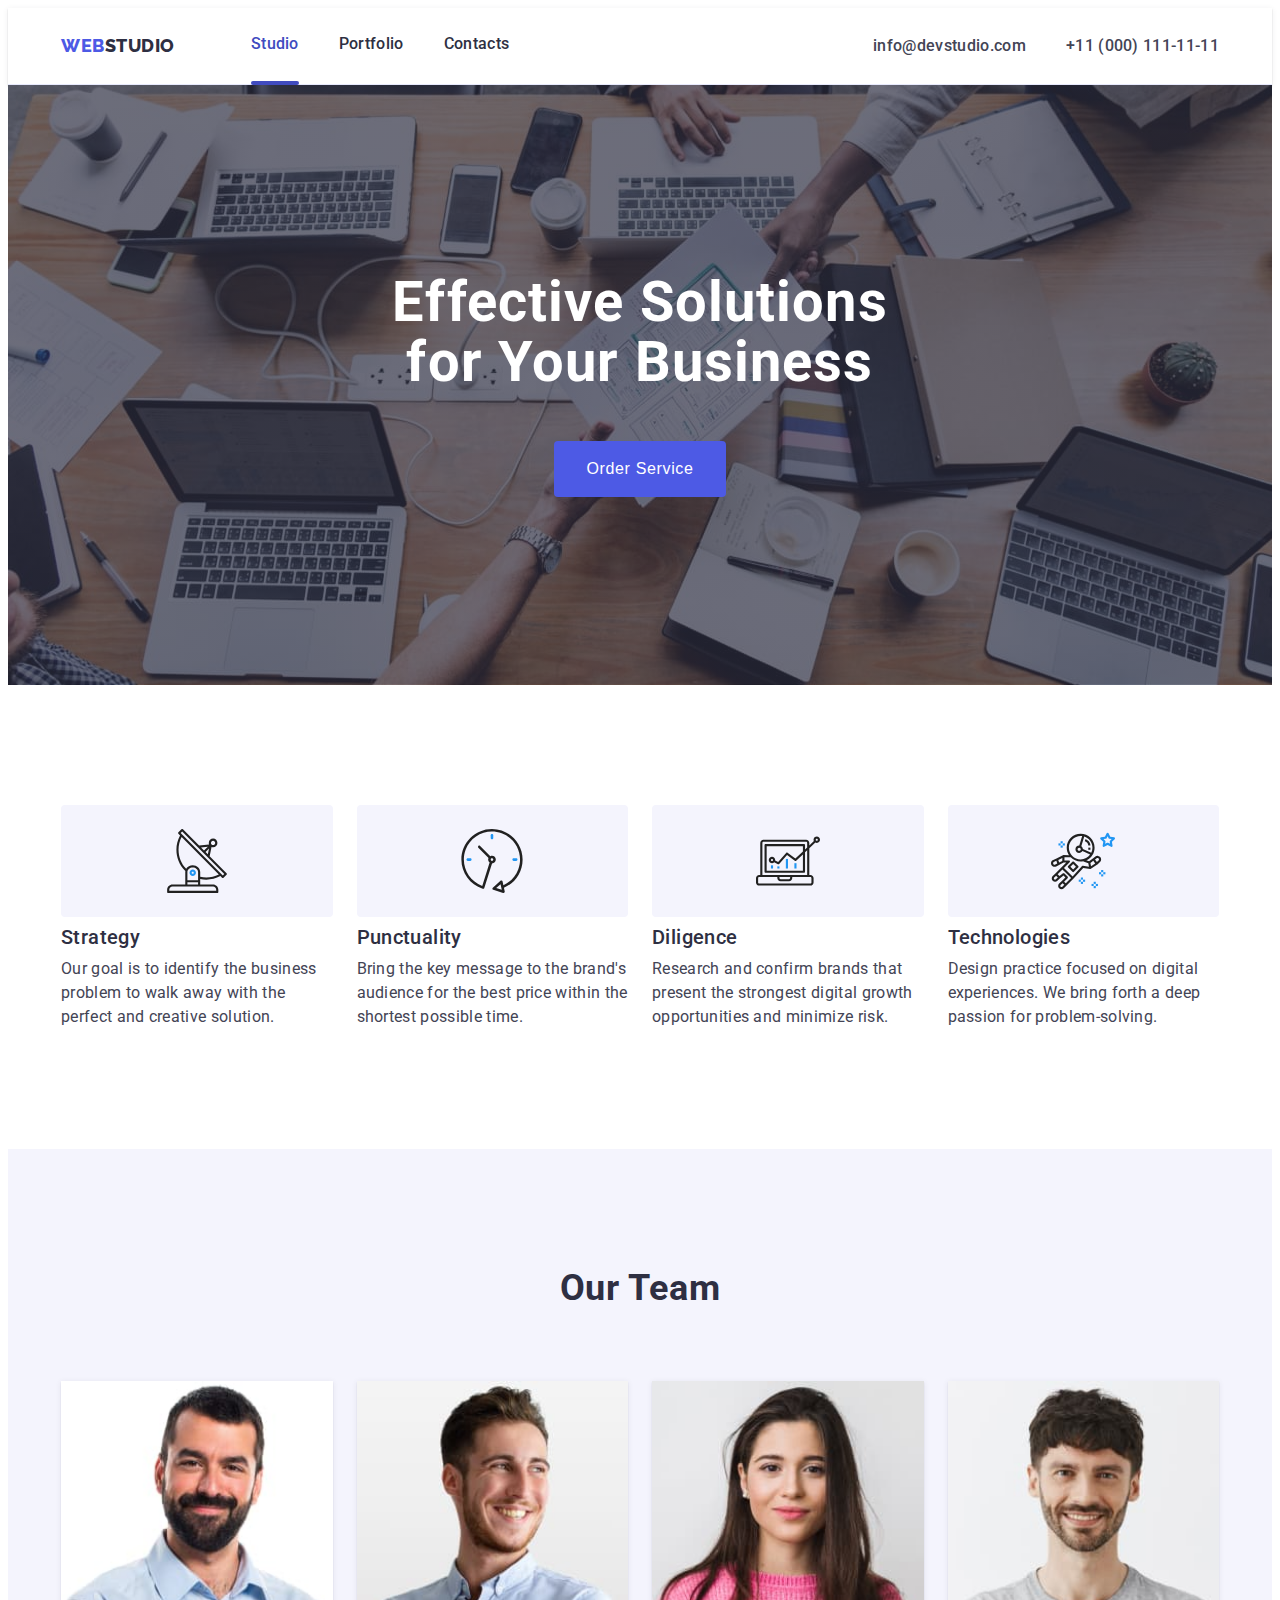
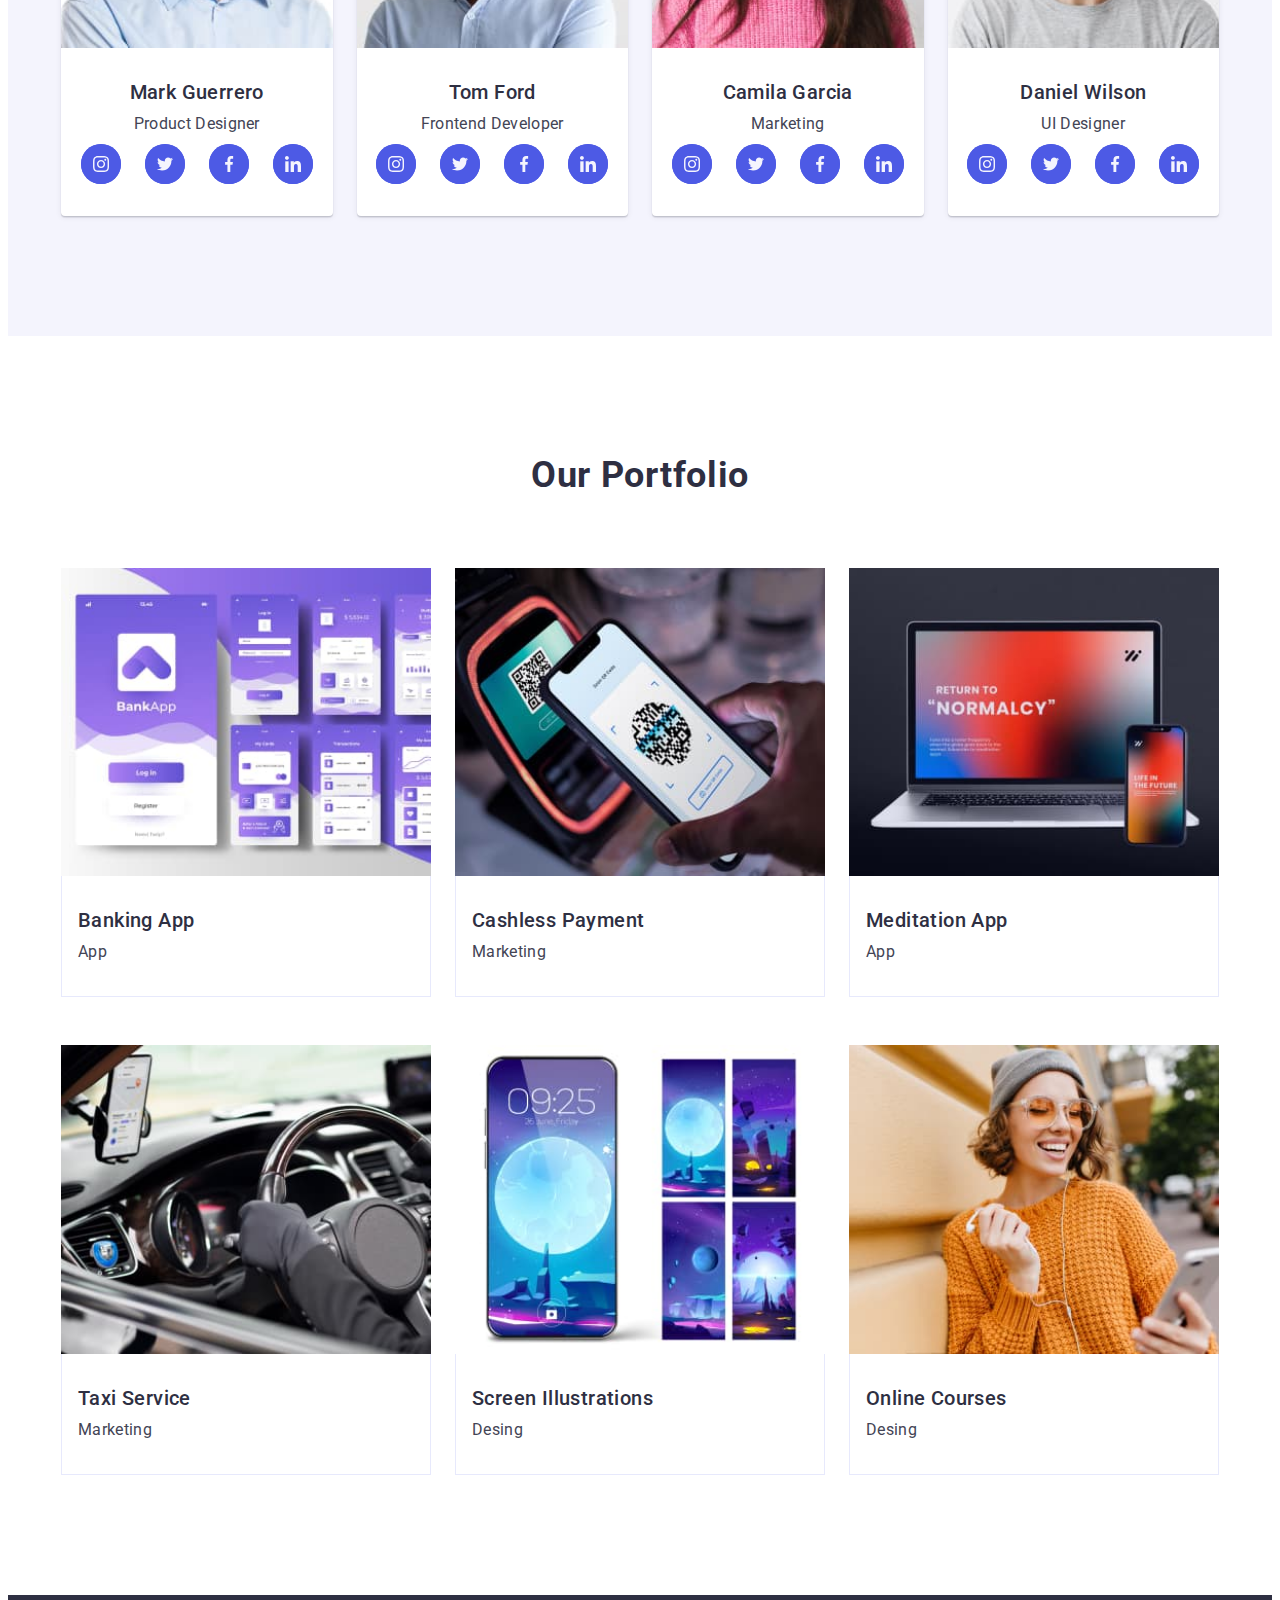
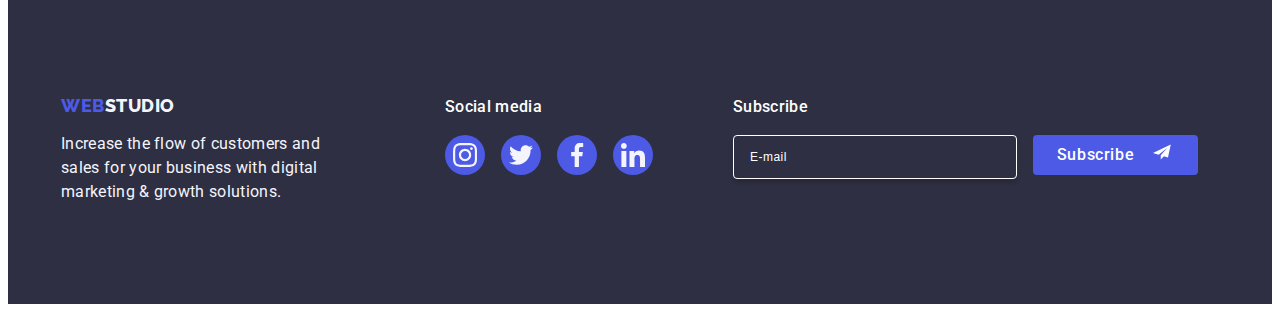
<file: index.html>
<!DOCTYPE html>
<html lang="en">
  <head>
    <meta charset="UTF-8" />
    <meta name="viewport" content="width=device-width, initial-scale=1.0" />
    <title>Main page</title>
    <link
      rel="stylesheet"
      href="https://cdnjs.cloudflare.com/ajax/libs/modern-normalize/2.0.0/modern-normalize.min.css"
      integrity="sha512-4xo8blKMVCiXpTaLzQSLSw3KFOVPWhm/TRtuPVc4WG6kUgjH6J03IBuG7JZPkcWMxJ5huwaBpOpnwYElP/m6wg=="
      crossorigin="anonymous"
      referrerpolicy="no-referrer"
    />
    <link rel="preconnect" href="https://fonts.googleapis.com" />
    <link rel="preconnect" href="https://fonts.gstatic.com" crossorigin />
    <link
      href="https://fonts.googleapis.com/css2?family=Raleway:wght@800&family=Roboto:wght@400;500;700;900&display=swap"
      rel="stylesheet"
    />
    <link rel="stylesheet" href="./css/styles.css" />
    <style>
      body {
        font-family: "Roboto", sans-serif;
      }
      a {
        text-decoration: none;
      }
    </style>
  </head>
  <body>
    <header class="border-header">
      <div class="container all-header">
        <nav class="nav-header">
          <a class="logo" href="#"><span class="logo-web">WEB</span>STUDIO</a>

          <ul class="ul-header">
            <li>
              <a class="link list-ul studio-underline" href="#">Studio</a>
            </li>
            <li>
              <a class="link list-ul portfolio-underline" href="#">Portfolio</a>
            </li>
            <li>
              <a class="link list-ul contacts-underline" href="#">Contacts</a>
            </li>
          </ul>
        </nav>
        <button class="hamburger" id="hamburger">
          <svg class="icon-hamburger" width="16.8" height="14.4">
            <use href="./images/icons.svg#icon-hamburger"></use>
          </svg>
        </button>
        <address>
          <ul class="header-address">
            <li>
              <a class="link contact" href="mailto:info@devstudio.com"
                >info@devstudio.com</a
              >
            </li>
            <li>
              <a class="link contact" href="tel:11(000)1111111"
                >+11 (000) 111-11-11</a
              >
            </li>
          </ul>
        </address>

        <div class="menu mobile" id="menu-mobile">
          <button type="button" class="close-btn">
            <svg class="modal-svg" width="8" height="8">
              <use href="./images/icons.svg#icon-close"></use>
            </svg>
          </button>

          <nav class="nav-header-mobile">
            <ul class="ul-header-mobile">
              <li>
                <a class="link list-ul studio-underline" href="#">Studio</a>
              </li>
              <li>
                <a class="link list-ul portfolio-underline" href="#"
                  >Portfolio</a
                >
              </li>
              <li>
                <a class="link list-ul contacts-underline" href="#">Contacts</a>
              </li>
            </ul>
          </nav>

          <address>
            <ul class="header-address-mobile">
              <li>
                <a class="link contact" href="mailto:info@devstudio.com"
                  >info@devstudio.com</a
                >
              </li>
              <li>
                <a class="link contact" href="tel:11(000)1111111"
                  >+11 (000) 111-11-11</a
                >
              </li>
            </ul>
          </address>

          <ul class="social-media-list sm-mobile">
            <li class="social-media">
              <a class="svg-icons" href="#0">
                <svg class="svg-color" width="24" height="24">
                  <use href="./images/icons.svg#icon-instagram"></use>
                </svg>
              </a>
            </li>

            <li class="social-media">
              <a class="svg-icons" href="#0">
                <svg class="svg-color" width="24" height="24">
                  <use href="./images/icons.svg#icon-twitter"></use>
                </svg>
              </a>
            </li>

            <li class="social-media">
              <a class="svg-icons" href="#0">
                <svg class="svg-color" width="24" height="24">
                  <use href="./images/icons.svg#icon-facebook"></use>
                </svg>
              </a>
            </li>

            <li class="social-media">
              <a class="svg-icons" href="#0">
                <svg class="svg-color" width="24" height="24">
                  <use href="./images/icons.svg#icon-linkedin"></use>
                </svg>
              </a>
            </li>
          </ul>
        </div>
      </div>
    </header>
    <main>
      <section class="background-title">
        <div class="container container-header">
          <h1 class="main-title">Effective Solutions for Your Business</h1>
          <button class="main-button" type="button" data-modal-open>
            Order Service
          </button>
        </div>
      </section>
      <section class="section">
        <div class="container">
          <h2 class="visually-hidden">Subtitle</h2>
          <ul class="third-headline-list">
            <li class="item-main-page">
              <div class="icons-second-section">
                <svg width="64" height="64">
                  <use href="./images/icons.svg#icon-antenna"></use>
                </svg>
              </div>
              <h3 class="third-headline-title">Strategy</h3>
              <p class="text-under-third-headline">
                Our goal is to identify the business problem to walk away with
                the perfect and creative solution.
              </p>
            </li>

            <li class="item-main-page">
              <div class="icons-second-section">
                <svg width="64" height="64">
                  <use href="./images/icons.svg#icon-clock"></use>
                </svg>
              </div>
              <h3 class="third-headline-title">Punctuality</h3>
              <p class="text-under-third-headline">
                Bring the key message to the brand's audience for the best price
                within the shortest possible time.
              </p>
            </li>

            <li class="item-main-page">
              <div class="icons-second-section">
                <svg width="64" height="64">
                  <use href="./images/icons.svg#icon-diagram"></use>
                </svg>
              </div>
              <h3 class="third-headline-title">Diligence</h3>
              <p class="text-under-third-headline">
                Research and confirm brands that present the strongest digital
                growth opportunities and minimize risk.
              </p>
            </li>

            <li class="item-main-page">
              <div class="icons-second-section">
                <svg width="64" height="64">
                  <use href="./images/icons.svg#icon-astronaut"></use>
                </svg>
              </div>
              <h3 class="third-headline-title">Technologies</h3>
              <p class="text-under-third-headline">
                Design practice focused on digital experiences. We bring forth a
                deep passion for problem-solving.
              </p>
            </li>
          </ul>
        </div>
      </section>

      <section class="our-team-background section">
        <div class="container">
          <h2 class="second-headline-title">Our Team</h2>
          <ul class="people-second-headline">
            <li class="img-person-position">
              <picture>
                <source
                  media="(min-width: 1158px)"
                  srcset="
                    ./images/img21-d@1x.jpg 1x,
                    ./images/img21-d@2x.jpg 2x
                  "
                  type="image/jpg"
                />

                <source
                  media="(min-width: 768px)"
                  srcset="
                    ./images/img21-t@1x.jpg 1x,
                    ./images/img21-t@2x.jpg 2x
                  "
                  type="image/jpg"
                />

                <source
                  media="(max-width: 767px)"
                  srcset="
                    ./images/img21-m@1x.jpg 1x,
                    ./images/img21-m@2x.jpg 2x
                  "
                  type="image/jpg"
                />

                <img
                  src="./images/img21-m@1x.jpg"
                  alt="a man with moustache and beard"
                  width="100%"
                  height="auto"
                />
              </picture>

              <div class="name-and-position">
                <h3 class="team-names">Mark Guerrero</h3>
                <p class="position-in-company">Product Designer</p>
                <ul class="social-media-list">
                  <li class="social-media">
                    <a class="svg-icons" href="#0">
                      <svg class="svg-color" width="16" height="16">
                        <use href="./images/icons.svg#icon-instagram"></use>
                      </svg>
                    </a>
                  </li>

                  <li class="social-media">
                    <a class="svg-icons" href="#0">
                      <svg class="svg-color" width="16" height="16">
                        <use href="./images/icons.svg#icon-twitter"></use>
                      </svg>
                    </a>
                  </li>

                  <li class="social-media">
                    <a class="svg-icons" href="#0">
                      <svg class="svg-color" width="16" height="16">
                        <use href="./images/icons.svg#icon-facebook"></use>
                      </svg>
                    </a>
                  </li>

                  <li class="social-media">
                    <a class="svg-icons" href="#0">
                      <svg class="svg-color" width="16" height="16">
                        <use href="./images/icons.svg#icon-linkedin"></use>
                      </svg>
                    </a>
                  </li>
                </ul>
              </div>
            </li>
            <li class="img-person-position">
              <picture>
                <source
                  media="(min-width: 1158px)"
                  srcset="
                    ./images/img22-d@1x.jpg 1x,
                    ./images/img22-d@2x.jpg 2x
                  "
                  type="image/jpg"
                />

                <source
                  media="(min-width: 768px)"
                  srcset="
                    ./images/img22-t@1x.jpg 1x,
                    ./images/img22-t@2x.jpg 2x
                  "
                  type="image/jpg"
                />

                <source
                  media="(max-width: 767px)"
                  srcset="
                    ./images/img22-m@1x.jpg 1x,
                    ./images/img22-m@2x.jpg 2x
                  "
                  type="image/jpg"
                />

                <img
                  src="./images/img22-m@1x.jpg"
                  alt="a man with moustache and beard"
                  width="100%"
                  height="auto"
                />
              </picture>

              <div class="name-and-position">
                <h3 class="team-names">Tom Ford</h3>
                <p class="position-in-company">Frontend Developer</p>
                <ul class="social-media-list">
                  <li class="social-media">
                    <a class="svg-icons" href="#0">
                      <svg class="svg-color" width="16" height="16">
                        <use href="./images/icons.svg#icon-instagram"></use>
                      </svg>
                    </a>
                  </li>

                  <li class="social-media">
                    <a class="svg-icons" href="#0">
                      <svg class="svg-color" width="16" height="16">
                        <use href="./images/icons.svg#icon-twitter"></use>
                      </svg>
                    </a>
                  </li>

                  <li class="social-media">
                    <a class="svg-icons" href="#0">
                      <svg class="svg-color" width="16" height="16">
                        <use href="./images/icons.svg#icon-facebook"></use>
                      </svg>
                    </a>
                  </li>

                  <li class="social-media">
                    <a class="svg-icons" href="#0">
                      <svg class="svg-color" width="16" height="16">
                        <use href="./images/icons.svg#icon-linkedin"></use>
                      </svg>
                    </a>
                  </li>
                </ul>
              </div>
            </li>
            <li class="img-person-position">
              <picture>
                <source
                  media="(min-width: 1158px)"
                  srcset="
                    ./images/img23-d@1x.jpg 1x,
                    ./images/img23-d@2x.jpg 2x
                  "
                  type="image/jpg"
                />

                <source
                  media="(min-width: 768px)"
                  srcset="
                    ./images/img23-t@1x.jpg 1x,
                    ./images/img23-t@2x.jpg 2x
                  "
                  type="image/jpg"
                />

                <source
                  media="(max-width: 767px)"
                  srcset="
                    ./images/img23-m@1x.jpg 1x,
                    ./images/img23-m@2x.jpg 2x
                  "
                  type="image/jpg"
                />

                <img
                  src="./images/img23-m@1x.jpg"
                  alt="a man with moustache and beard"
                  width="100%"
                  height="auto"
                />
              </picture>

              <div class="name-and-position">
                <h3 class="team-names">Camila Garcia</h3>
                <p class="position-in-company">Marketing</p>
                <ul class="social-media-list">
                  <li class="social-media">
                    <a class="svg-icons" href="#0">
                      <svg class="svg-color" width="16" height="16">
                        <use href="./images/icons.svg#icon-instagram"></use>
                      </svg>
                    </a>
                  </li>

                  <li class="social-media">
                    <a class="svg-icons" href="#0">
                      <svg class="svg-color" width="16" height="16">
                        <use href="./images/icons.svg#icon-twitter"></use>
                      </svg>
                    </a>
                  </li>

                  <li class="social-media">
                    <a class="svg-icons" href="#0">
                      <svg class="svg-color" width="16" height="16">
                        <use href="./images/icons.svg#icon-facebook"></use>
                      </svg>
                    </a>
                  </li>

                  <li class="social-media">
                    <a class="svg-icons" href="#0">
                      <svg class="svg-color" width="16" height="16">
                        <use href="./images/icons.svg#icon-linkedin"></use>
                      </svg>
                    </a>
                  </li>
                </ul>
              </div>
            </li>
            <li class="img-person-position">
              <picture>
                <source
                  media="(min-width: 1158px)"
                  srcset="
                    ./images/img24-d@1x.jpg 1x,
                    ./images/img24-d@2x.jpg 2x
                  "
                  type="image/jpg"
                />

                <source
                  media="(min-width: 768px)"
                  srcset="
                    ./images/img24-t@1x.jpg 1x,
                    ./images/img24-t@2x.jpg 2x
                  "
                  type="image/jpg"
                />

                <source
                  media="(max-width: 767px)"
                  srcset="
                    ./images/img24-m@1x.jpg 1x,
                    ./images/img24-m@2x.jpg 2x
                  "
                  type="image/jpg"
                />

                <img
                  src="./images/img24-m@1x.jpg"
                  alt="a man with moustache and beard"
                  width="100%"
                  height="auto"
                />
              </picture>

              <div class="name-and-position">
                <h3 class="team-names">Daniel Wilson</h3>
                <p class="position-in-company">UI Designer</p>
                <ul class="social-media-list">
                  <li class="social-media">
                    <a class="svg-icons" href="#0">
                      <svg class="svg-color" width="16" height="16">
                        <use href="./images/icons.svg#icon-instagram"></use>
                      </svg>
                    </a>
                  </li>

                  <li class="social-media">
                    <a class="svg-icons" href="#0">
                      <svg class="svg-color" width="16" height="16">
                        <use href="./images/icons.svg#icon-twitter"></use>
                      </svg>
                    </a>
                  </li>

                  <li class="social-media">
                    <a class="svg-icons" href="#0">
                      <svg class="svg-color" width="16" height="16">
                        <use href="./images/icons.svg#icon-facebook"></use>
                      </svg>
                    </a>
                  </li>

                  <li class="social-media">
                    <a class="svg-icons" href="#0">
                      <svg class="svg-color" width="16" height="16">
                        <use href="./images/icons.svg#icon-linkedin"></use>
                      </svg>
                    </a>
                  </li>
                </ul>
              </div>
            </li>
          </ul>
        </div>
      </section>
      <section class="section">
        <div class="container">
          <h2 class="second-headline-title">Our Portfolio</h2>
          <ul class="photos-portfolio">
            <li class="item">
              <a href="#" class="link portfolio-link">
                <div class="portfolio-animation">
                  <picture>
                    <source
                      media="(min-width: 1158px)"
                      srcset="
                        ./images/img31-d@1x.jpg 1x,
                        ./images/img31-d@2x.jpg 2x
                      "
                      type="image/jpg"
                    />

                    <source
                      media="(min-width: 768px)"
                      srcset="
                        ./images/img31-t@1x.jpg 1x,
                        ./images/img31-t@2x.jpg 2x
                      "
                      type="image/jpg"
                    />

                    <source
                      media="(max-width: 767px)"
                      srcset="
                        ./images/img31-m@1x.jpg 1x,
                        ./images/img31-m@2x.jpg 2x
                      "
                      type="image/jpg"
                    />

                    <img
                      src="./images/img31-m@1x.jpg"
                      alt="a man with moustache and beard"
                      width="100%"
                      height="auto"
                    />
                  </picture>
                  <p class="animation-text">
                    14 Stylish and User-Friendly App Design Concepts · Task
                    Manager App · Calorie Tracker App · Exotic Fruit Ecommerce
                    App · Cloud Storage App
                  </p>
                </div>
                <div class="border-list-item">
                  <h2 class="services">Banking App</h2>
                  <p class="type-of-services">App</p>
                </div>
              </a>
            </li>

            <li class="item">
              <a href="#" class="link portfolio-link"></a>
                <div class="portfolio-animation">
                  <picture>
                    <source
                      media="(min-width: 1158px)"
                      srcset="
                        ./images/img32-d@1x.jpg 1x,
                        ./images/img32-d@2x.jpg 2x
                      "
                      type="image/jpg"
                    />

                    <source
                      media="(min-width: 768px)"
                      srcset="
                        ./images/img32-t@1x.jpg 1x,
                        ./images/img32-t@2x.jpg 2x
                      "
                      type="image/jpg"
                    />

                    <source
                      media="(max-width: 767px)"
                      srcset="
                        ./images/img32-m@1x.jpg 1x,
                        ./images/img32-m@2x.jpg 2x
                      "
                      type="image/jpg"
                    />

                    <img
                      src="./images/img32-m@1x.jpg"
                      alt="a man with moustache and beard"
                      width="100%"
                      height="auto"
                    />
                  </picture>

                  <p class="animation-text">
                    14 Stylish and User-Friendly App Design Concepts · Task
                    Manager App · Calorie Tracker App · Exotic Fruit Ecommerce
                    App · Cloud Storage App
                  </p>
                </a>
              </div>

              <div class="border-list-item">
                <h2 class="services">Cashless Payment</h2>
                <p class="type-of-services">Marketing</p>
              </div>
            </li>
            <li class="item">
              <a href="#" class="link portfolio-link">
                <div class="portfolio-animation">
                  <picture>
                    <source
                      media="(min-width: 1158px)"
                      srcset="
                        ./images/img33-d@1x.jpg 1x,
                        ./images/img33-d@2x.jpg 2x
                      "
                      type="image/jpg"
                    />

                    <source
                      media="(min-width: 768px)"
                      srcset="
                        ./images/img33-t@1x.jpg 1x,
                        ./images/img33-t@2x.jpg 2x
                      "
                      type="image/jpg"
                    />

                    <source
                      media="(max-width: 767px)"
                      srcset="
                        ./images/img33-m@1x.jpg 1x,
                        ./images/img33-m@2x.jpg 2x
                      "
                      type="image/jpg"
                    />

                    <img
                      src="./images/img33-m@1x.jpg"
                      alt="a man with moustache and beard"
                      width="100%"
                      height="auto"
                    />
                  </picture>
                  <p class="animation-text">
                    14 Stylish and User-Friendly App Design Concepts · Task
                    Manager App · Calorie Tracker App · Exotic Fruit Ecommerce
                    App · Cloud Storage App
                  </p>
                </div>
                <div class="border-list-item">
                  <h2 class="services">Meditation App</h2>
                  <p class="type-of-services">App</p>
                </div>
              </a>
            </li>
            <li class="item">
              <a href="#" class="link portfolio-link">
                <div class="portfolio-animation">
                  <picture>
                    <source
                      media="(min-width: 1158px)"
                      srcset="
                        ./images/img34-d@1x.jpg 1x,
                        ./images/img34-d@2x.jpg 2x
                      "
                      type="image/jpg"
                    />

                    <source
                      media="(min-width: 768px)"
                      srcset="
                        ./images/img34-t@1x.jpg 1x,
                        ./images/img34-t@2x.jpg 2x
                      "
                      type="image/jpg"
                    />

                    <source
                      media="(max-width: 767px)"
                      srcset="
                        ./images/img34-m@1x.jpg 1x,
                        ./images/img34-m@2x.jpg 2x
                      "
                      type="image/jpg"
                    />

                    <img
                      src="./images/img34-m@1x.jpg"
                      alt="a man with moustache and beard"
                      width="100%"
                      height="auto"
                    />
                  </picture>
                  <p class="animation-text">
                    14 Stylish and User-Friendly App Design Concepts · Task
                    Manager App · Calorie Tracker App · Exotic Fruit Ecommerce
                    App · Cloud Storage App
                  </p>
                </div>

                <div class="border-list-item">
                  <h2 class="services">Taxi Service</h2>
                  <p class="type-of-services">Marketing</p>
                </div>
              </a>
            </li>
            <li class="item">
              <a href="#" class="link portfolio-link">
                <div class="portfolio-animation">
                  <picture>
                    <source
                      media="(min-width: 1158px)"
                      srcset="
                        ./images/img35-d@1x.jpg 1x,
                        ./images/img35-d@2x.jpg 2x
                      "
                      type="image/jpg"
                    />

                    <source
                      media="(min-width: 768px)"
                      srcset="
                        ./images/img35-t@1x.jpg 1x,
                        ./images/img35-t@2x.jpg 2x
                      "
                      type="image/jpg"
                    />

                    <source
                      media="(max-width: 767px)"
                      srcset="
                        ./images/img35-m@1x.jpg 1x,
                        ./images/img35-m@2x.jpg 2x
                      "
                      type="image/jpg"
                    />

                    <img
                      src="./images/img35-m@1x.jpg"
                      alt="a man with moustache and beard"
                      width="100%"
                      height="auto"
                    />
                  </picture>
                  <p class="animation-text">
                    14 Stylish and User-Friendly App Design Concepts · Task
                    Manager App · Calorie Tracker App · Exotic Fruit Ecommerce
                    App · Cloud Storage App
                  </p>
                </div>
                <div class="border-list-item">
                  <h2 class="services">Screen Illustrations</h2>
                  <p class="type-of-services">Desing</p>
                </div>
              </a>
            </li>
            <li class="item">
              <a href="#" class="link portfolio-link">
                <div class="portfolio-animation">
                  <picture>
                    <source
                      media="(min-width: 1158px)"
                      srcset="
                        ./images/img36-d@1x.jpg 1x,
                        ./images/img36-d@2x.jpg 2x
                      "
                      type="image/jpg"
                    />

                    <source
                      media="(min-width: 768px)"
                      srcset="
                        ./images/img36-t@1x.jpg 1x,
                        ./images/img36-t@2x.jpg 2x
                      "
                      type="image/jpg"
                    />

                    <source
                      media="(max-width: 767px)"
                      srcset="
                        ./images/img36-m@1x.jpg 1x,
                        ./images/img36-m@2x.jpg 2x
                      "
                      type="image/jpg"
                    />

                    <img
                      src="./images/img36-m@1x.jpg"
                      alt="a man with moustache and beard"
                      width="100%"
                      height="auto"
                    />
                  </picture>
                  <p class="animation-text">
                    14 Stylish and User-Friendly App Design Concepts · Task
                    Manager App · Calorie Tracker App · Exotic Fruit Ecommerce
                    App · Cloud Storage App
                  </p>
                </div>
                <div class="border-list-item">
                  <h2 class="services">Online Courses</h2>
                  <p class="type-of-services">Desing</p>
                </div>
              </a>
            </li>
          </ul>
        </div>
      </section>
    </main>
    <footer class="background-footer">
      <div class="container footer">
        <div class="logo-paragraph">
          <a class="all-footer" href="#"
            ><span class="logo-web-footer">WEB</span>STUDIO</a
          >
          <p class="text-footer">
            Increase the flow of customers and sales for your business with
            digital marketing & growth solutions.
          </p>
        </div>
        <div class="sm-icons">
          <p class="headline-social-media">Social media</p>
          <ul class="icons-footer">
            <li class="social-media-item">
              <a class="social-media" href="#0">
                <svg class="social-media-icons-footer" height="24" width="24">
                  <use href="./images/icons.svg#icon-instagram"></use>
                </svg>
              </a>
            </li>

            <li class="social-media-item">
              <a class="social-media" href="#0">
                <svg class="social-media-icons-footer" height="24" width="24">
                  <use href="./images/icons.svg#icon-twitter"></use>
                </svg>
              </a>
            </li>

            <li class="social-media-item">
              <a class="social-media" href="#0">
                <svg class="social-media-icons-footer" height="24" width="24">
                  <use href="./images/icons.svg#icon-facebook"></use>
                </svg>
              </a>
            </li>

            <li class="social-media-item">
              <a class="social-media" href="#0">
                <svg class="social-media-icons-footer" height="24" width="24">
                  <use href="./images/icons.svg#icon-linkedin"></use>
                </svg>
              </a>
            </li>
          </ul>
        </div>
        <div class="subscribe-tablet">
          <p class="text-subscribe">Subscribe</p>
          <form class="form-footer">
            <label class="label-email">
              <input
                class="input-footer"
                name="user-email"
                type="email"
                placeholder="E-mail"
            /></label>
            <button class="button-footer" type="submit">
              Subscribe
              <svg class="form-svg-footer" height="24" width="24">
                <use href="./images/icons.svg#icon-send"></use>
              </svg>
            </button>
          </form>
        </div>
      </div>
    </footer>
    <div class="backdrop is-hidden" data-modal>
      <div class="modal">
        <button type="button" class="close-btn" data-modal-close>
          <svg class="modal-svg" width="8" height="8">
            <use href="./images/icons.svg#icon-close"></use>
          </svg>
        </button>
        <p class="modal-paragraph">
          Leave your contacts and we will call you back
        </p>
        <form>
          <div class="form-modal">
            <label class="label-modal" for="user-name"> Name</label>

            <div class="contact-modal">
              <input
                class="input-form"
                id="user-name"
                name="user-name"
                type="text"
              />
              <svg class="svg-modal" width="18" height="24">
                <use href="./images/icons.svg#icon-name"></use>
              </svg>
            </div>
          </div>

          <div class="form-modal">
            <label class="label-modal" for="phone"> Phone</label>

            <div class="contact-modal">
              <input class="input-form" id="phone" name="phone" type="tel" />
              <svg class="svg-modal" width="18" height="24">
                <use href="./images/icons.svg#icon-tel"></use>
              </svg>
            </div>
          </div>

          <div class="form-modal">
            <label class="label-modal" for="email"> Email</label>

            <div class="contact-modal">
              <input class="input-form" id="email" name="mail" type="email" />
              <svg class="svg-modal" width="18" height="24">
                <use href="./images/icons.svg#icon-mail"></use>
              </svg>
            </div>
          </div>

          <div class="comment-area">
            <label class="label-modal" for="user-comment">Comment</label>
            <textarea
              class="textarea-form"
              id="user-comment"
              name="user-comment"
              placeholder="Text input"
            ></textarea>
          </div>

          <div class="form-checkbox">
            <input
              id="user-privacy"
              type="checkbox"
              value="true"
              name="user-privacy"
              class="input-privacy visually-hidden"
            />
            <label for="user-privacy" class="label-checkbox"
              ><span class="span-checkbox"
                ><svg width="10" height="8" class="svg-checkbox">
                  <use href="./images/icons.svg#icon-checked"></use>
                </svg>
              </span>
              I accept the terms and conditions of the
              <a href="#" class="privacy link">Privacy Policy</a>
            </label>
          </div>

          <button class="button-send">Send</button>
        </form>
      </div>
    </div>
    <script src="./js/modal.js"></script>
  </body>
</html>
</file>
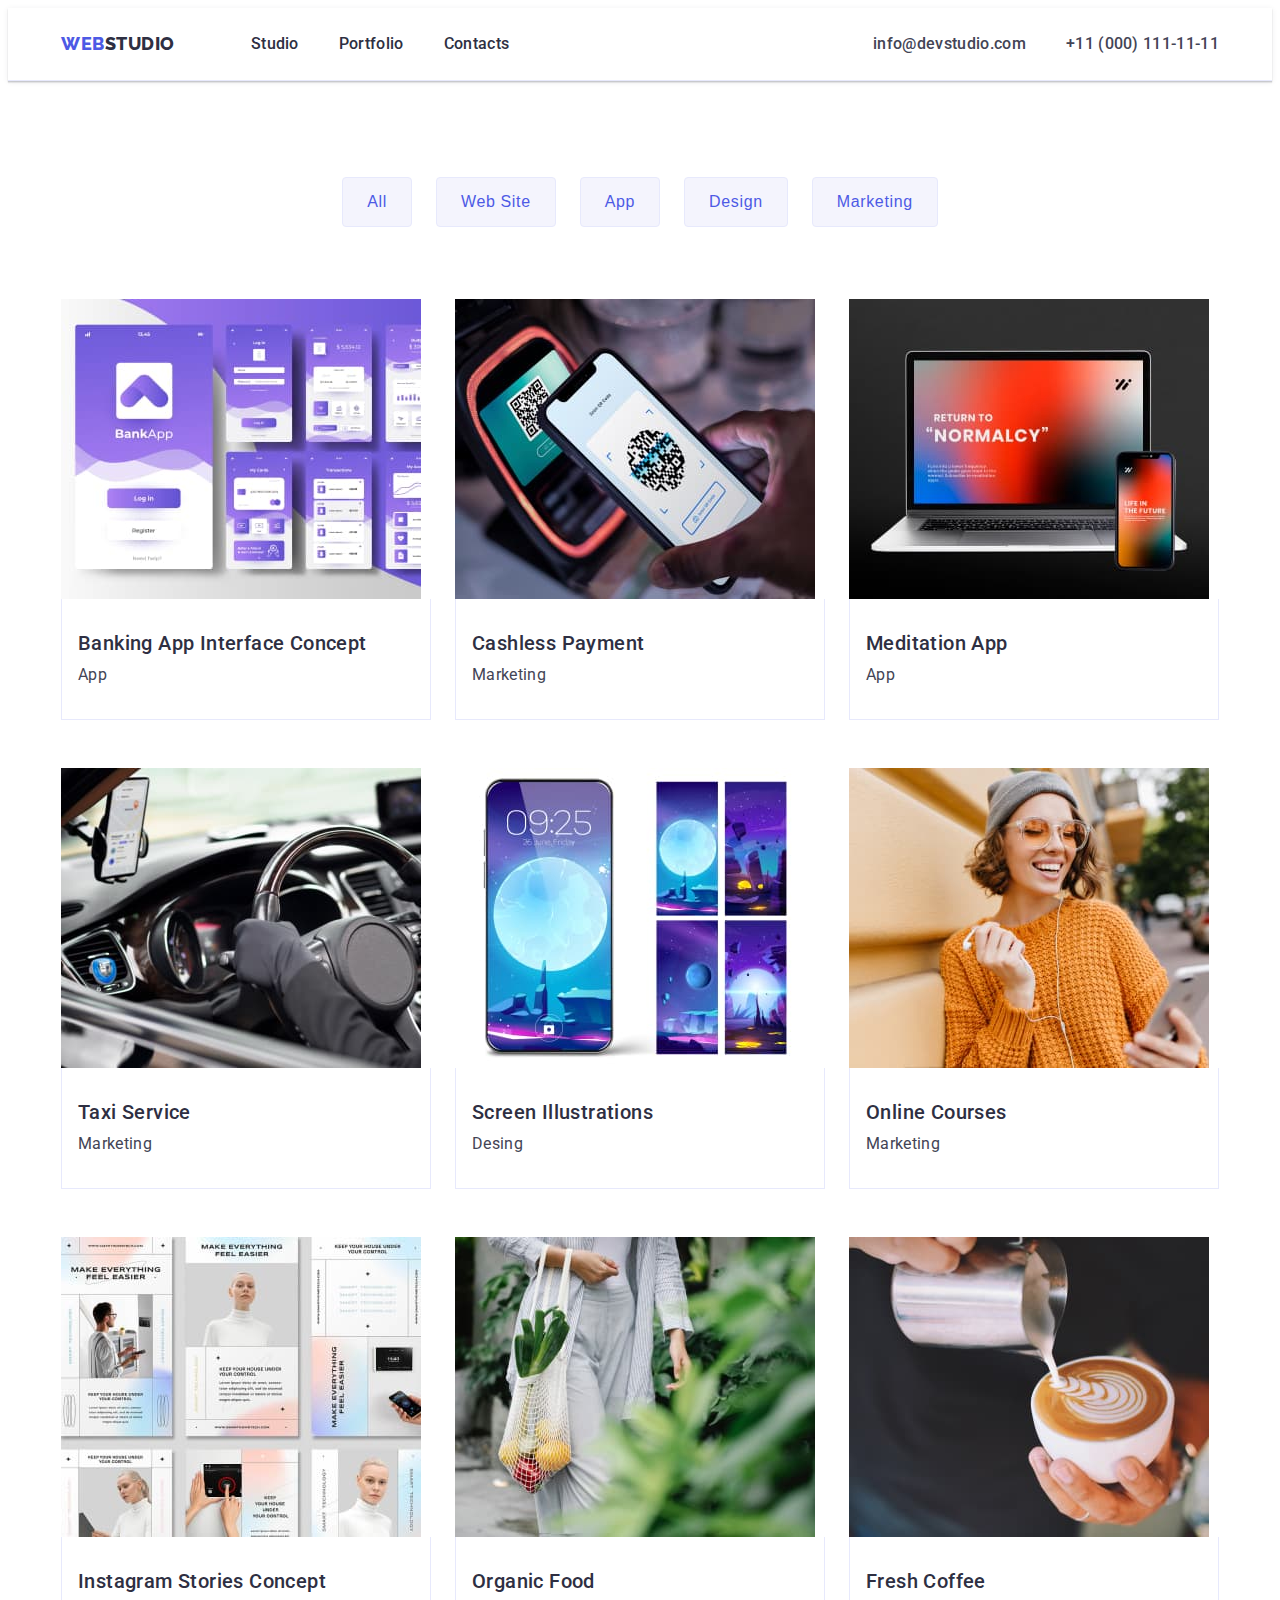
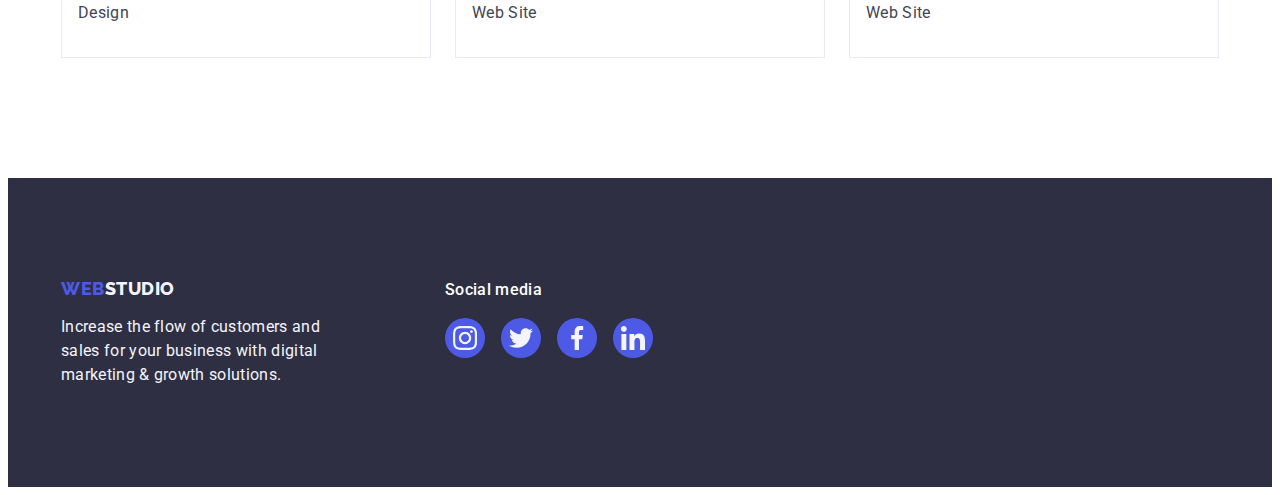
<file: portfolio.html>
<!DOCTYPE html>
<html lang="en">
  <head>
    <meta charset="UTF-8" />
    <meta name="viewport" content="width=device-width, initial-scale=1.0" />
    <title>Portfolio</title>
    <link
      rel="stylesheet"
      href="https://cdnjs.cloudflare.com/ajax/libs/modern-normalize/2.0.0/modern-normalize.min.css"
      integrity="sha512-4xo8blKMVCiXpTaLzQSLSw3KFOVPWhm/TRtuPVc4WG6kUgjH6J03IBuG7JZPkcWMxJ5huwaBpOpnwYElP/m6wg=="
      crossorigin="anonymous"
      referrerpolicy="no-referrer"
    />
    <link rel="preconnect" href="https://fonts.googleapis.com" />
    <link rel="preconnect" href="https://fonts.gstatic.com" crossorigin />
    <link
      href="https://fonts.googleapis.com/css2?family=Raleway:wght@800&family=Roboto:wght@400;500;700;900&display=swap"
      rel="stylesheet"
    />
    <link rel="stylesheet" href="./css/styles.css" />

    <style>
      body {
        font-family: "Roboto", sans-serif;
      }
      a {
        text-decoration: none;
      }
    </style>
  </head>
  <body>
    <header class="border-header">
      <div class="container all-header">
        <nav class="nav-header">
          <a class="logo" href="#"><span class="logo-web">WEB</span>STUDIO</a>

          <ul class="ul-header">
            <li><a class="link list-ul" href="./index.html">Studio</a></li>
            <li>
              <a
                class="link list-ul portfolio-underline"
                href="./portfolio.html"
                >Portfolio</a
              >
            </li>
            <li><a class="link list-ul" href="#">Contacts</a></li>
          </ul>
        </nav>
        <address>
          <ul class="header-address">
            <li>
              <a class="link contact" href="mail:info@devstudio.com"
                >info@devstudio.com</a
              >
            </li>
            <li>
              <a class="link contact" href="tel:11(000)1111111"
                >+11 (000) 111-11-11</a
              >
            </li>
          </ul>
        </address>
      </div>
    </header>
    <main>
      <section class="section-portfolio">
        <div class="container">
          <h1 class="visually-hidden">Main Title Portfolio</h1>
          <ul class="button-list-portfolio">
            <li>
              <button type="button" class="portfolio-buttons">All</button>
            </li>
            <li>
              <button type="button" class="portfolio-buttons">Web Site</button>
            </li>
            <li>
              <button type="button" class="portfolio-buttons">App</button>
            </li>
            <li>
              <button type="button" class="portfolio-buttons">Design</button>
            </li>
            <li>
              <button type="button" class="portfolio-buttons">Marketing</button>
            </li>
          </ul>

          <ul class="photos-portfolio">
            <li class="item">
              <a href="#" class="link portfolio-link">
                <div class="portfolio-animation">
                  <img
                    class="img-animation"
                    src="images/img31.jpg"
                    alt="Screenshots of the banking aplication"
                    width="360"
                    height="300"
                  />
                  <p class="animation-text">
                    14 Stylish and User-Friendly App Design Concepts · Task
                    Manager App · Calorie Tracker App · Exotic Fruit Ecommerce
                    App · Cloud Storage App
                  </p>
                </div>
                <div class="border-list-item">
                  <h2 class="services">Banking App Interface Concept</h2>
                  <p class="type-of-services">App</p>
                </div>
              </a>
            </li>

            <li class="item">
              <div class="portfolio-animation">
              <a href="#" class="link portfolio-link">
                <img
                  src="images/img32.jpg"
                  alt="payment via phone application"
                  width="360"
                  height="300"
                />
                <p class="animation-text">14 Stylish and User-Friendly App Design Concepts · Task
                    Manager App · Calorie Tracker App · Exotic Fruit Ecommerce
                    App · Cloud Storage App

                </p>
                </div>
                <div class="border-list-item">
                  <h2 class="services">Cashless Payment</h2>
                  <p class="type-of-services">Marketing</p>
                </div>
              </a>
            </li>
            <li class="item">
              <a href="#" class="link portfolio-link">
                <div class="portfolio-animation">
                <img
                  src="images/img33.jpg"
                  alt="Laptop and mobile phone present meditation app"
                  width="360"
                  height="300"
                />
                <p class="animation-text">14 Stylish and User-Friendly App Design Concepts · Task
                    Manager App · Calorie Tracker App · Exotic Fruit Ecommerce
                    App · Cloud Storage App</p></div>
                <div class="border-list-item">
                  <h2 class="services">Meditation App</h2>
                  <p class="type-of-services">App</p>
                </div>
              </a>
            </li>
            <li class="item">
              <a href="#" class="link portfolio-link">
              <div class="portfolio-animation">
                <img
                  src="images/img34.jpg"
                  alt="interior of the car"
                  width="360"
                  height="300"
                />
                <p class="animation-text">14 Stylish and User-Friendly App Design Concepts · Task
                    Manager App · Calorie Tracker App · Exotic Fruit Ecommerce
                    App · Cloud Storage App</p></div>
                    
                <div class="border-list-item">
                  <h2 class="services">Taxi Service</h2>
                  <p class="type-of-services">Marketing</p>
                </div>
              </a>
            </li>
            <li class="item">
              <a href="#" class="link portfolio-link">
                <div class="portfolio-animation">
                <img
                  src="images/img35.jpg"
                  alt="Mobile phone presents various wallpapers"
                  width="360"
                  height="300"
                />
                <p class="animation-text">14 Stylish and User-Friendly App Design Concepts · Task
                    Manager App · Calorie Tracker App · Exotic Fruit Ecommerce
                    App · Cloud Storage App</p></div>
                <div class="border-list-item">
                  <h2 class="services">Screen Illustrations</h2>
                  <p class="type-of-services">Desing</p>
                </div>
              </a>
            </li>
            <li class="item">
              <a href="#" class="link portfolio-link">
                <div class="portfolio-animation">
                <img
                  src="images/img36.jpg"
                  alt="Happy girl"
                  width="360"
                  height="300"
                />
                <p class="animation-text">14 Stylish and User-Friendly App Design Concepts · Task
                    Manager App · Calorie Tracker App · Exotic Fruit Ecommerce
                    App · Cloud Storage App</p></div>
                <div class="border-list-item">
                  <h2 class="services">Online Courses</h2>
                  <p class="type-of-services">Marketing</p>
                </div>
              </a>
            </li>
            <li class="item">
              <a href="#" class="link portfolio-link">
                <div class="portfolio-animation">
                
                <img
                  src="images/img37.jpg"
                  alt="Pictures to design instragram concept"
                  width="360"
                  height="300"
                />
                <p class="animation-text">14 Stylish and User-Friendly App Design Concepts · Task
                    Manager App · Calorie Tracker App · Exotic Fruit Ecommerce
                    App · Cloud Storage App</p></div>
                <div class="border-list-item">
                  <h2 class="services">Instagram Stories Concept</h2>
                  <p class="type-of-services">Design</p>
                </div>
              </a>
            </li>
            <li class="item">
              <a href="#" class="link portfolio-link">
                <div class="portfolio-animation">
                <img
                  src="images/img38.jpg"
                  alt="Woman with shopping bag"
                  width="360"
                  height="300"
                />
                <p class="animation-text">14 Stylish and User-Friendly App Design Concepts · Task
                    Manager App · Calorie Tracker App · Exotic Fruit Ecommerce
                    App · Cloud Storage App</p></div>
                <div class="border-list-item">
                  <h2 class="services">Organic Food</h2>
                  <p class="type-of-services">Web Site</p>
                </div>
              </a>
            </li>
            <li class="item">
              <a href="#" class="link portfolio-link">
                <div class="portfolio-animation">
                <img
                  src="images/img39.jpg"
                  alt="Cup of coffee"
                  width="360"
                  height="300"
                />
                <p class="animation-text">14 Stylish and User-Friendly App Design Concepts · Task
                    Manager App · Calorie Tracker App · Exotic Fruit Ecommerce
                    App · Cloud Storage App</p></div>
                <div class="border-list-item">
                  <h2 class="services">Fresh Coffee</h2>
                  <p class="type-of-services">Web Site</p>
                </div>
              </a>
            </li>
          </ul>
        </div>
      </section>
    </main>
    <footer class="background-footer">
      <div class="container footer">
        <div class="logo-paragraph">
          <a class="all-footer" href="#"
            ><span class="logo-web-footer">WEB</span>STUDIO</a
          >
          <p class="text-footer">
            Increase the flow of customers and sales for your business with
            digital marketing & growth solutions.
          </p>
        </div>
        <div>
          <p class="headline-social-media">Social media</p>
          <ul class="icons-footer">
            <li class="social-media-item">
              <a class="social-media" href="#0">
                <svg class="social-media-icons-footer" height="24" width="24">
                  <use href="./images/icons.svg#icon-instagram"></use>
                </svg>
              </a>
            </li>

            <li class="social-media-item">
              <a class="social-media" href="#0">
                <svg class="social-media-icons-footer" height="24" width="24">
                  <use href="./images/icons.svg#icon-twitter"></use>
                </svg>
              </a>
            </li>

            <li class="social-media-item">
              <a class="social-media" href="#0">
                <svg class="social-media-icons-footer" height="24" width="24">
                  <use href="./images/icons.svg#icon-facebook"></use>
                </svg>
              </a>
            </li>

            <li class="social-media-item">
              <a class="social-media" href="#0">
                <svg class="social-media-icons-footer" height="24" width="24">
                  <use href="./images/icons.svg#icon-linkedin"></use>
                </svg>
              </a>
            </li>
          </ul>
        </div>
      </div>
    </footer>
  </body>
</html>
</file>
<file: css/styles.css>
:root {
  --iris: #4d5ae5;
  --ocean: #404bbf;
  --navy-blue: #2e2f42;
  --green: #31d0aa;
  --slate: #434455;
  --light-slate: #8e8f99;
  --cornflower: #e7e9fc;
  --cloud: #f4f4fd;
  --navy-blue-modal: #2e2f4266;
  --grey: #2e2f42b2;
  --white: #ffffff;
  --dairy: #fcfcfc;
}

.link:hover {
  color: var(--ocean);
}

.link:focus {
  color: var(--ocean);
}

.link {
  text-decoration: none;
}

.logo-web {
  color: var(--iris);
}

.logo {
  color: var(--navy-blue);
  font-family: "Raleway";
  font-size: 18px;
  font-weight: 800;
  line-height: 1.17;
  letter-spacing: 0.54px;
  margin-right: 120px;
  padding: 24px 0;
}

.nav-header {
  font-size: 16px;
  font-weight: 500;
  line-height: 1.5;
  letter-spacing: 0.32px;
  display: flex;
  align-items: center;
  margin-right: auto;
}

.list-ul {
  color: var(--navy-blue);
  padding: 24px 0;
  display: inline-block;
  transition-property: color;
  transition-duration: 250ms;
  transition-timing-function: cubic-bezier(0.4, 0, 0.2, 1);
}

.contact {
  color: var(--slate);
  font-size: 16px;
  line-height: 1.5;
  letter-spacing: 0.32px;
  position: relative;
  transition-property: color;
  transition-duration: 250ms;
  transition-timing-function: cubic-bezier(0.4, 0, 0.2, 1);
}

.main-title {
  color: var(--white);
  font-size: 36px;
  font-weight: 700;
  line-height: 1.07;
  letter-spacing: 1.12px;
  max-width: 208px;
  margin: 0 auto;
  margin-bottom: 48px;
  text-align: center;
}

.main-button {
  color: var(--white);
  font-size: 16px;
  font-weight: 500;
  line-height: 1.5;
  cursor: pointer;
  background: var(--iris);
  letter-spacing: 0.64px;
  border-radius: 4px;
  border: none;
  padding: 16px 32px 16px 32px;
  display: block;
  min-width: 169px;
  height: 56px;
  margin: 0 auto;
  transition-property: background-color;
  transition-duration: 250ms;
  transition-timing-function: cubic-bezier(0.4, 0, 0.2, 1);
}

.main-button:hover {
  background-color: var(--ocean);
}

.main-button:focus {
  background-color: var(--ocean);
}

.background-title {
  margin: 0 auto;
  background-color: var(--navy-blue);
  background-image: linear-gradient(
      rgba(46, 47, 66, 0.7),
      rgba(46, 47, 66, 0.7)
    ),
    url(../images/bg-people-office.jpg);

  padding: 72px 0;
  background-size: cover;
  max-width: 1440px;
  background-repeat: no-repeat;
  background-position: center;
  margin: 0 auto;
}

.icons-second-section {
  background-color: var(--cloud);
  height: 112px;
  display: flex;
  justify-content: center;
  align-items: center;
  border-radius: 4px;
  margin-bottom: 8px;
}

.third-headline-title {
  color: var(--navy-blue);
  font-size: 20px;
  font-weight: 500;
  line-height: 1.2;
  letter-spacing: 0.4px;
  margin-bottom: 8px;
}

.text-under-third-headline {
  color: var(--slate);
  font-size: 16px;
  line-height: 1.5;
  letter-spacing: 0.32px;
}

.second-headline-title {
  color: var(--navy-blue);
  font-size: 36px;
  font-weight: 700;
  line-height: 1.11;
  letter-spacing: 0.72px;
  text-align: center;
  margin-bottom: 72px;
}

.our-team-background {
  background-color: var(--cloud);
  padding-bottom: 120px;
}

.team-names {
  color: var(--navy-blue);
  font-size: 20px;
  font-weight: 500;
  line-height: 1.2;
  letter-spacing: 0.4px;

  margin-bottom: 8px;
  background-color: var(--white);
  text-align: center;
}

.position-in-company {
  color: var(--slate);
  font-size: 16px;
  line-height: 1.5;
  letter-spacing: 0.32px;
  margin-bottom: 8px;
  text-align: center;
}

.social-media-list {
  display: flex;
  gap: 24px;
  justify-content: center;
}

.svg-icons {
  width: 100%;
  height: 100%;
  border-radius: 50%;
  background-color: var(--iris);
  display: flex;
  align-items: center;
  justify-content: center;
  transition-property: background-color;
  transition-duration: 250ms;
  transition-timing-function: cubic-bezier(0.4, 0, 0.2, 1);
}

.svg-icons:hover {
  background-color: var(--ocean);
}

.svg-icons:focus {
  background-color: var(--ocean);
}

.svg-color {
  fill: var(--cloud);
}

.social-media-item {
  width: 40px;
  height: 40px;
}

.social-media:hover {
  background-color: var(--green);
}

.social-media:focus {
  background-color: var(--green);
}

.social-media-icons-footer {
  fill: var(--cloud);
}

.logo-web-footer {
  color: var(--iris);
}

.text-footer {
  color: var(--cloud);
  font-size: 16px;
  line-height: 1.5;
  letter-spacing: 0.32px;
  width: 264px;
}

.all-footer {
  margin-bottom: 16px;
  display: flex;
  justify-content: center;
  color: var(--cloud);
  font-family: Raleway;
  font-size: 18px;
  font-weight: 800;
  line-height: 1.17;
  letter-spacing: 0.54px;
}

.background-footer {
  background: var(--navy-blue);
  padding: 100px 0 100px;
}

.portfolio-buttons {
  color: var(--iris);
  background-color: var(--cloud);
  font-size: 16px;
  font-weight: 500;
  line-height: 1.5;
  letter-spacing: 0.64px;
  cursor: pointer;
  padding: 12px 24px;
  border-radius: 4px;
  border: 1px solid var(--cornflower);
  transition-property: color, background-color, box-shadow;
  transition-duration: 250ms;
  transition-timing-function: cubic-bezier(0.4, 0, 0.2, 1);
}

.portfolio-buttons:hover {
  color: var(--white);
  background-color: var(--ocean);
  border: 1px solid transparent;
  border-radius: 4px;
  background: var(--OCEAN, #404bbf);
  box-shadow: 0px 2px 2px 0px rgba(0, 0, 0, 0.12),
    0px 2px 1px 0px rgba(0, 0, 0, 0.08), 0px 3px 1px 0px rgba(0, 0, 0, 0.1);
}

.portfolio-buttons:focus {
  color: var(--white);
  background-color: var(--ocean);
  border: 1px solid transparent;
  border-radius: 4px;
  background: var(--OCEAN, #404bbf);
  box-shadow: 0px 2px 2px 0px rgba(0, 0, 0, 0.12),
    0px 2px 1px 0px rgba(0, 0, 0, 0.08), 0px 3px 1px 0px rgba(0, 0, 0, 0.1);
}

.services {
  color: var(--navy-blue);
  font-size: 20px;
  font-weight: 500;
  line-height: 1.2;
  letter-spacing: 0.4px;
  margin-bottom: 8px;
}

.type-of-services {
  color: var(--slate);
  font-size: 16px;
  line-height: 1.5;
  letter-spacing: 0.32px;
}

.section-three {
  padding-bottom: 120px;
}

.container {
  width: 1158px;
  margin: 0 auto;
  padding: 0 15px 0 15px;
}

.ul-header {
  display: flex;
  gap: 40px;
}

.ul-header-mobile {
  display: flex;
  flex-direction: column;
  row-gap: 40px;
}

.header-address-mobile {
  display: flex;
  flex-direction: column;
  gap: 24px;
  margin-bottom: 48px;
}

.header-address {
  display: flex;
  gap: 24px;
  text-decoration: none;
}

.border-header {
  border-bottom: 1px solid var(--cornflower);
  box-shadow: 0px 2px 1px rgba(46, 47, 66, 0.08),
    0px 1px 1px rgba(46, 47, 66, 0.16), 0px 1px 6px rgba(46, 47, 66, 0.08);
}

ul {
  list-style: none;
  margin: 0;
  padding-left: 0;
}

address {
  display: flex;
  font-style: normal;
  font-weight: 500;
  line-height: 1.2;
  letter-spacing: 2%;
}

h1,
h2,
h3,
h4,
h5,
h6,
p {
  margin: 0;
}

img {
  display: block;
  max-width: 100%;
  height: auto;
}

.visually-hidden {
  position: absolute;
  width: 1px;
  height: 1px;
  margin: -1px;
  border: 0;
  padding: 0;
  white-space: nowrap;
  clip-path: inset(100%);
  clip: rect(0 0 0 0);
  overflow: hidden;
}

.images-second-headline {
  display: flex;
  gap: 24px;
  box-shadow: none;
}

.img-border {
  border: 1px solid var(--CORNFLOWER, #e7e9fc);
}

.people-second-headline {
  display: flex;
  gap: 24px;
}

.section-five {
  width: 100%;
  height: 100%;
  border-radius: 4px;
  border: 1px solid var(--LIGHT-SLATE, #8e8f99);
  display: flex;
  align-items: center;
  justify-content: center;
  color: var(--light-slate);
  transition-property: color, border-color;
  transition-duration: 250ms;
  transition-timing-function: cubic-bezier(0.4, 0, 0.2, 1);
}

.section-five:hover {
  color: var(--ocean);
  border-color: var(--ocean);
}

.section-five:focus {
  color: var(--ocean);
  border-color: var(--ocean);
}

.customers-list {
  display: flex;
  gap: 24px;
}

.svg-customers {
  fill: currentColor;
}

.customers-list-item {
  width: calc(100% - 120px / 6);
  height: 88px;
}

.img-person-position {
  border-radius: 0px 0px 4px 4px;
  box-shadow: 0px 2px 1px 0px rgba(46, 47, 66, 0.08),
    0px 1px 1px 0px rgba(46, 47, 66, 0.16),
    0px 1px 6px 0px rgba(46, 47, 66, 0.08);
  background-color: var(--white);
}

.section-portfolio {
  padding-top: 96px;
  padding-bottom: 120px;
}
.button-list-portfolio {
  display: flex;
  justify-content: center;
  gap: 24px;
  margin-bottom: 72px;
}

.photos-portfolio {
  display: flex;

  flex-wrap: wrap;
  row-gap: 48px;
  column-gap: 24px;
}

.item {
  flex-basis: calc((100% - 48px) / 3);
}

.border-list-item {
  border: 1px solid var(--CORNFLOWER, #e7e9fc);
  border-top: 0px;
  padding: 32px 16px;
}

.name-and-position {
  padding: 32px 0;
}

.item > img {
  width: 100%;
  height: auto;
  text-decoration: none;
  display: block;
  transition-property: box-shadow;
  transition-duration: 250ms;
  transition-timing-function: cubic-bezier(0.4, 0, 0.2, 1);
}

.item:hover {
  box-shadow: 0px 1px 6px rgba(46, 47, 66, 0.08),
    0px 1px 1px rgba(46, 47, 66, 0.16), 0px 2px 1px rgba(46, 47, 66, 0.08);
  transform: translateY(0%);
}

.item:focus {
  box-shadow: 0px 1px 6px rgba(46, 47, 66, 0.08),
    0px 1px 1px rgba(46, 47, 66, 0.16), 0px 2px 1px rgba(46, 47, 66, 0.08);
  transform: translateY(0%);
}

.studio-underline::after {
  content: "";
  background-color: var(--ocean);
  border-radius: 2px;
  width: 100%;
  height: 4px;
  display: block;
  position: relative;
  top: 25px;
  bottom: -1px;
}

.icons-footer {
  display: flex;
  justify-content: center;
  gap: 16px;
}

.headline-social-media {
  font-size: 16px;
  font-weight: 500;
  line-height: 1.5;
  letter-spacing: 0.02em;
  color: var(--white);
  margin-bottom: 16px;
  text-align: center;
}

.social-media {
  width: 40px;
  height: 40px;
  background-color: var(--iris);
  border-radius: 50%;
  display: flex;
  align-items: center;
  justify-content: center;
  transition-property: background-color;
  transition-duration: 250ms;
  transition-timing-function: cubic-bezier(0.4, 0, 0.2, 1);
}

.headline-icons {
  margin-left: 120px;
}

.portfolio-animation {
  position: relative;
  overflow: hidden;
}
.animation-text {
  font-size: 16px;
  line-height: 1.5;
  letter-spacing: 0.32px;
  color: var(--cloud);
  background-color: var(--iris);
  width: 100%;
  height: 100%;
  padding-top: 40px;
  padding-left: 32px;
  padding-right: 32px;
  position: absolute;
  top: 0;
  transform: translateY(100%);
}

.item:hover .animation-text,
.item:focus .animation-text {
  animation-name: translateCard;
  animation-duration: 250ms;
  animation-timing-function: cubic-bezier(0.4, 0, 0.2, 1);
  animation-fill-mode: forwards;
}

@keyframes translateCard {
  0% {
    transform: translateY(100%);
  }

  100% {
    transform: translateY(0%);
  }
}

.item:hover .animation-text,
.item:focus .animation-text {
  animation-name: translateCard;
  animation-duration: 250ms;
  animation-timing-function: cubic-bezier(0.4, 0, 0.2, 1);
  animation-fill-mode: forwards;
}

.backdrop {
  position: fixed;
  width: 100%;
  height: 100%;
  top: 0;
  left: 0;
  background-color: var(--navy-blue-modal);
  transition: opacity 250ms cubic-bezier(0.4, 0, 0.2, 1),
    visibility 250ms cubic-bezier(0.4, 0, 0.2, 1);
}

.is-hidden {
  visibility: hidden;
  opacity: 0;
  pointer-events: none;
}

.modal {
  position: absolute;
  top: 50%;
  left: 50%;
  transform: translate(-50%, -50%) scale(1);
  width: 408px;
  min-height: 584px;
  padding: 72px 24px 24px 24px;
  background-color: var(--dairy);
  transition-property: background-color;
  transition-duration: 250ms;
  transition: transform 250ms cubic-bezier(0.4, 0, 0.2, 1);
  border-radius: 4px;
  box-shadow: 0px 2px 1px 0px rgba(0, 0, 0, 0.2),
    0px 1px 3px 0px rgba(0, 0, 0, 0.12), 0px 1px 1px 0px rgba(0, 0, 0, 0.14);
}

.modal-svg {
  transition: fill 250ms cubic-bezier(0.4, 0, 0.2, 1);
}
.close-btn {
  position: absolute;
  display: flex;
  align-items: center;
  justify-content: center;
  top: 24px;
  right: 24px;
  width: 24px;
  height: 24px;
  color: var(--navy-blue);
  background-color: var(--cornflower);
  border-radius: 50%;
  cursor: pointer;
  border-color: rgba(0, 0, 0, 0.1);
  border: 1px solid rgba(0, 0, 0, 0.1);
  padding: 0;
  transition: background-color 250ms cubic-bezier(0.4, 0, 0.2, 1),
    border 250ms cubic-bezier(0.4, 0, 0.2, 1);
}

.close-btn:hover,
.close-btn:focus {
  fill: #ffffff;
  background-color: #404bbf;
  border: none;
}

label {
  display: flex;
  flex-direction: column;
}

.text-subscribe {
  font-size: 16px;
  font-weight: 500;
  line-height: 1.5;
  letter-spacing: 0.02em;
  color: var(--white);
  margin-bottom: 16px;
  text-align: center;
}

.form-footer {
  display: flex;
  flex-direction: column;
  gap: 16px;
}

.input-footer {
  color: var(--white);
  font-size: 12px;
  padding-left: 16px;
  background-color: transparent;
  border: 1px solid white;
  border-radius: 4px;
  width: 264px;
  height: 40px;
  line-height: 2;
  letter-spacing: 0.04em;
  box-shadow: 0px 4px 4px rgba(0, 0, 0, 0.15);
}

input::placeholder {
  color: var(--white);
}

.button-footer {
  display: flex;
  justify-content: center;
  font-family: "Roboto", sans-serif;
  min-width: 165px;
  height: 40px;
  font-size: 16px;
  font-weight: 500;
  line-height: 1.5;
  letter-spacing: 0.04em;
  color: var(--white);
  background-color: var(--iris);
  border: none;
  border-radius: 4px;
  cursor: pointer;
  align-items: center;
  margin: 0 auto;
}

.form-svg-footer {
  display: block;
  margin-left: 16px;
}

.modal-paragraph {
  font-size: 16px;
  font-weight: 500;
  line-height: 1.5;
  letter-spacing: 0.02em;
  text-align: center;
  color: var(--navy-blue);
  margin-bottom: 16px;
}

.form-modal {
  margin-bottom: 8px;
}

.label-modal {
  font-size: 12px;
  line-height: 1.17;
  letter-spacing: 0.04em;
  color: var(--light-slate);
  display: block;
  margin-bottom: 4px;
}

.contact-modal {
  position: relative;
}

.input-form {
  width: 100%;
  height: 40px;
  border: 1px solid rgba(46, 47, 66, 0.4);
  border-radius: 4px;
  background-color: transparent;
  padding-left: 38px;
  outline: transparent;
  transition: border-color 250ms cubic-bezier(0.4, 0, 0.2, 1);
}

.input-form:hover,
.input-form:focus {
  border-color: #4d5ae5;
}

.input-form:hover + svg,
.input-form:focus + svg {
  fill: #4d5ae5;
}

.svg-modal {
  position: absolute;
  left: 16px;
  top: 50%;
  transform: translateY(-50%);
  transition: fill 250ms cubic-bezier(0.4, 0, 0.2, 1);
  cursor: pointer;
}

.comment-area {
  margin-bottom: 16px;
}

.textarea-form {
  width: 100%;
  height: 120px;
  font-size: 12px;
  line-height: 1.17;
  letter-spacing: 0.04em;
  color: rgba(46, 47, 66, 0.4);
  border: 1px solid rgba(46, 47, 66, 0.4);
  border-radius: 4px;
  background-color: transparent;
  padding: 8px 16px;
  outline: transparent;
  resize: none;
  transition: border-color 250ms cubic-bezier(0.4, 0, 0.2, 1);
}

.textarea-form:focus,
.textarea-form:hover {
  border-color: #4d5ae5;
}

.form-checkbox {
  margin-bottom: 24px;
}

.label-checkbox {
  display: inline;
  font-size: 12px;
  line-height: 1.17;
  letter-spacing: 0.04em;
  color: var(--light-slate);
}

.span-checkbox {
  width: 16px;
  height: 16px;
  border-radius: 2px;
  border: 1px solid rgba(46, 47, 66, 0.4);
  display: inline-flex;
  align-items: center;
  justify-content: center;
  fill: transparent;
  transition: background-color 250ms cubic-bezier(0.4, 0, 0.2, 1),
    border 250ms cubic-bezier(0.4, 0, 0.2, 1),
    fill 250ms cubic-bezier(0.4, 0, 0.2, 1);
  display: inline-flex;
}

.input-privacy:checked + .label-checkbox span {
  background-color: #404bbf;
  border: none;
  fill: #f4f4fd;
}

.privacy {
  color: var(--iris);
}

.button-send {
  display: block;
  margin: auto;
  min-width: 169px;
  height: 56px;
  font-family: "Roboto", sans-serif;
  font-size: 16px;
  font-weight: 500;
  line-height: 1.5;
  letter-spacing: 0.04em;
  color: #ffffff;
  cursor: pointer;
  background-color: var(--iris);
  border: none;
  border-radius: 4px;
  transition: background-color 250ms cubic-bezier(0.4, 0, 0.2, 1);
  box-shadow: 0px 4px 4px 0px #00000026;
}

.container {
  max-width: 320px;
  padding-left: 16px;
  padding-right: 16px;
  margin-left: auto;
  margin-right: auto;
}

/*MOBILE*/
@media screen and (max-width: 767px) {
  .icons-second-section {
    display: none;
  }

  @media (min-resolution: 192dpi) {
    .background-title {
      background-image: linear-gradient(
          rgba(46, 47, 66, 0.7),
          rgba(46, 47, 66, 0.7)
        ),
        url(../images/bg-people-office@2x.jpg);
    }
  }

  .background-title {
    background-image: linear-gradient(
        rgba(46, 47, 66, 0.7),
        rgba(46, 47, 66, 0.7)
      ),
      url(../images/bg-people-office@1x.jpg);
  }

  .all-header {
    display: flex;
    align-items: center;
  }

  img {
    width: 100%;
  }

  .footer {
    display: flex;
    flex-direction: column;
  }

  .header-address,
  .ul-header {
    display: none;
  }

  .sm-icons {
    margin-bottom: 76px;
  }

  .logo-paragraph {
    margin-bottom: 76px;
  }

  .third-headline-list {
    display: flex;
    flex-direction: column;
    gap: 72px;
  }
  .third-headline-title {
    text-align: center;
    font-size: 36px;
    font-weight: 700;
  }
  .people-second-headline {
    flex-direction: column;
    gap: 72px;
    align-items: center;
  }

  .sm-mobile {
    gap: 40px;
  }

  .modal {
    width: 288px;
    min-height: 623px;
    top: 36%;
  }

  .studio-underline::after {
    display: none;
  }

  .close-btn {
    background-color: transparent;
  }

  .ul-header-mobile {
    font-weight: 700;
    font-size: 36px;
    line-height: 1.5;
    letter-spacing: 2%;
  }

  .list-ul {
    padding: 0;
    row-gap: 40px;
  }

  .hamburger {
    display: flex;
    justify-content: flex-end;
    flex-direction: column;
    gap: 4px;
    cursor: pointer;
    background: transparent;
    border: none;
    line-height: 0;
    padding: 0;
  }

  .hamburger .line {
    width: 22px;
    height: 3px;
    background-color: black;
    border-radius: 4px;
  }

  .background-footer {
    background: var(--navy-blue);
    min-width: 320px;
    padding: 96px 0 96px;
  }

  .photos-portfolio {
    flex-direction: column;
    gap: 48px;
  }

  .studio-underline {
    color: var(--ocean);
  }

  .container-header {
    display: flex;
    flex-direction: column;
    align-items: center;
  }

  .section {
    padding: 96px 0;
  }

  .text-under-third-headline {
    font-weight: 500;
  }

  .nav-header-mobile {
    margin-bottom: auto;
  }

  .input-footer {
    width: 288px;
  }
}

/* TABLET */
@media screen and (min-width: 768px) and (max-width: 1157px) {
  .container {
    max-width: 768px;
  }

  @media (min-resolution: 192dpi) {
    .background-title {
      background-image: linear-gradient(
          rgba(46, 47, 66, 0.7),
          rgba(46, 47, 66, 0.7)
        ),
        url(../images/bg-people-office-t@2x.jpg);
    }
  }

  .input.footer {
    width: 264px;
  }

  .background-title {
    margin: 0 auto;
    background-color: var(--navy-blue);
    background-image: linear-gradient(
        rgba(46, 47, 66, 0.7),
        rgba(46, 47, 66, 0.7)
      ),
      url(../images/bg-people-office-t@1x.jpg);

    padding: 72px 0;
    background-size: cover;

    background-repeat: no-repeat;
    background-position: center;
    margin: 0 auto;
  }

  .contact {
    font-size: 12px;
    font-weight: 400;
    color: var(--slate);
  }

  .all-footer {
    justify-content: flex-start;
  }

  .text-subscribe {
    text-align: start;
  }

  .icons-second-section {
    display: none;
  }

  .headline-social-media {
    text-align: start;
  }

  address {
    font-style: normal;
  }

  .header-address {
    flex-direction: column;
    gap: 12px;
  }

  .header-address-mobile {
    display: block;
  }

  .social-media-list {
    display: flex;
    gap: 24px;
    justify-content: center;
    padding-left: 0;
  }

  .modal {
    width: 408px;
    min-height: 584px;
    top: 45%;
  }

  .all-header {
    display: flex;
    align-items: center;
  }

  .hamburger {
    display: none;
  }

  .third-headline-list {
    display: flex;
    flex-wrap: wrap;
    gap: 72px 24px;
  }

  .item-main-page {
    width: calc((100% - 24px) / 2);
  }

  .text-under-third-headline {
    width: 100%;
    font-weight: 500;
  }

  .third-headline-title {
    font-size: 36px;
    font-weight: 700;
  }

  .people-second-headline {
    flex-wrap: wrap;
    justify-content: center;
    gap: 64px 24px;
  }

  .img-person-position {
    width: calc((100% - 208) / 2);
  }

  .item {
    flex-basis: calc((100% - 24px) / 2);
  }

  .footer {
    display: flex;
    flex-direction: row;
    flex-wrap: wrap;
    max-width: 530px;
  }

  .logo-paragraph {
    margin-bottom: 76px;
    margin-right: 24px;
  }

  .button-footer {
    margin-left: 24px;
  }

  .subscribe-tablet {
    display: flex;
    flex-direction: column;
  }

  .section {
    padding: 96px 0;
  }

  .main-title {
    font-size: 56px;
    max-width: 496px;
  }

  .form-footer {
    flex-direction: row;
  }

  .background-title {
    padding: 112px 0;
  }

  .studio-underline {
    color: var(--ocean);
  }
}

/* DESKTOP */
@media screen and (min-width: 1158px) {
  .modal {
    width: 408px;
    min-height: 584px;
    top: 43%;
  }

  @media (min-resolution: 192dpi) {
    .background-title {
      background-image: linear-gradient(
          rgba(46, 47, 66, 0.7),
          rgba(46, 47, 66, 0.7)
        ),
        url(../images/bg-people-office-d@2x.jpg);
    }
  }

  .all-footer {
    justify-content: start;
  }

  .background-title {
    background-image: linear-gradient(
        rgba(46, 47, 66, 0.7),
        rgba(46, 47, 66, 0.7)
      ),
      url(../images/bg-people-office-d@1x.jpg);
  }

  .text-under-third-headline {
    font-weight: 400;
  }

  .background-title {
    padding: 188px 0;
  }

  .studio-underline {
    color: var(--ocean);
  }

  .section {
    padding: 120px 0;
  }

  .main-title {
    font-size: 56px;
    max-width: 496px;
  }

  .item {
    flex-basis: calc((100% - 48px) / 3);
  }

  .item-main-page {
    width: calc((100% - 72px) / 4);
  }

  .logo-paragraph {
    margin-bottom: 0;
    margin-right: 120px;
  }

  .sm-icons {
    margin-right: 80px;
  }

  .photos-portfolio {
    display: flex;
    column-gap: 24px;
    row-gap: 48px;
    justify-content: center;
  }

  .third-headline-title {
    color: var(--navy-blue);
    font-size: 20px;
    font-weight: 500;
    line-height: 1.2;
    letter-spacing: 0.4px;
    margin-bottom: 8px;
  }

  .third-headline-list {
    display: flex;
    gap: 24px;
    padding-bottom: 0;
    padding-top: 0;
  }

  .item {
    width: calc((100% - 72px) / 4);
  }

  .img-person-position {
    width: calc((100% - 72px) / 4);
  }

  .container {
    max-width: 1158px;
    padding-left: 15px;
    padding-right: 15px;
  }

  .all-header {
    display: flex;
    flex-direction: row;
    align-items: center;
  }

  .header-address {
    flex-direction: row;
    gap: 40px;
  }

  .contact {
    font-size: 16px;
  }

  .icons-second-section {
    background-color: var(--cloud);
    height: 112px;
    display: flex;
    justify-content: center;
    align-items: center;
    border-radius: 4px;
    margin-bottom: 8px;
  }

  .hamburger {
    display: none;
  }

  .footer {
    flex-wrap: nowrap;
    display: flex;
  }

  .form-footer {
    display: flex;
    flex-direction: row;
  }

  .headline-social-media {
    text-align: start;
  }

  .text-subscribe {
    text-align: start;
  }

  .logo {
    margin-right: 76px;
  }
}

.menu.mobile {
  position: fixed;
  left: 0;
  top: 0;
  background-color: #ffffff;
  width: 100%;
  height: 100%;
  padding: 72px 24px 40px;
  display: flex;
  flex-direction: column;
  transform: translateX(100%);
  transition: transform 250ms;
}

.menu.mobile .row {
  padding: 1rem;
  display: flex;
  justify-content: flex-end;
  border-radius: 25%;
}

.menu.mobile.is-open {
  transform: translateX(0);
}
</file>
